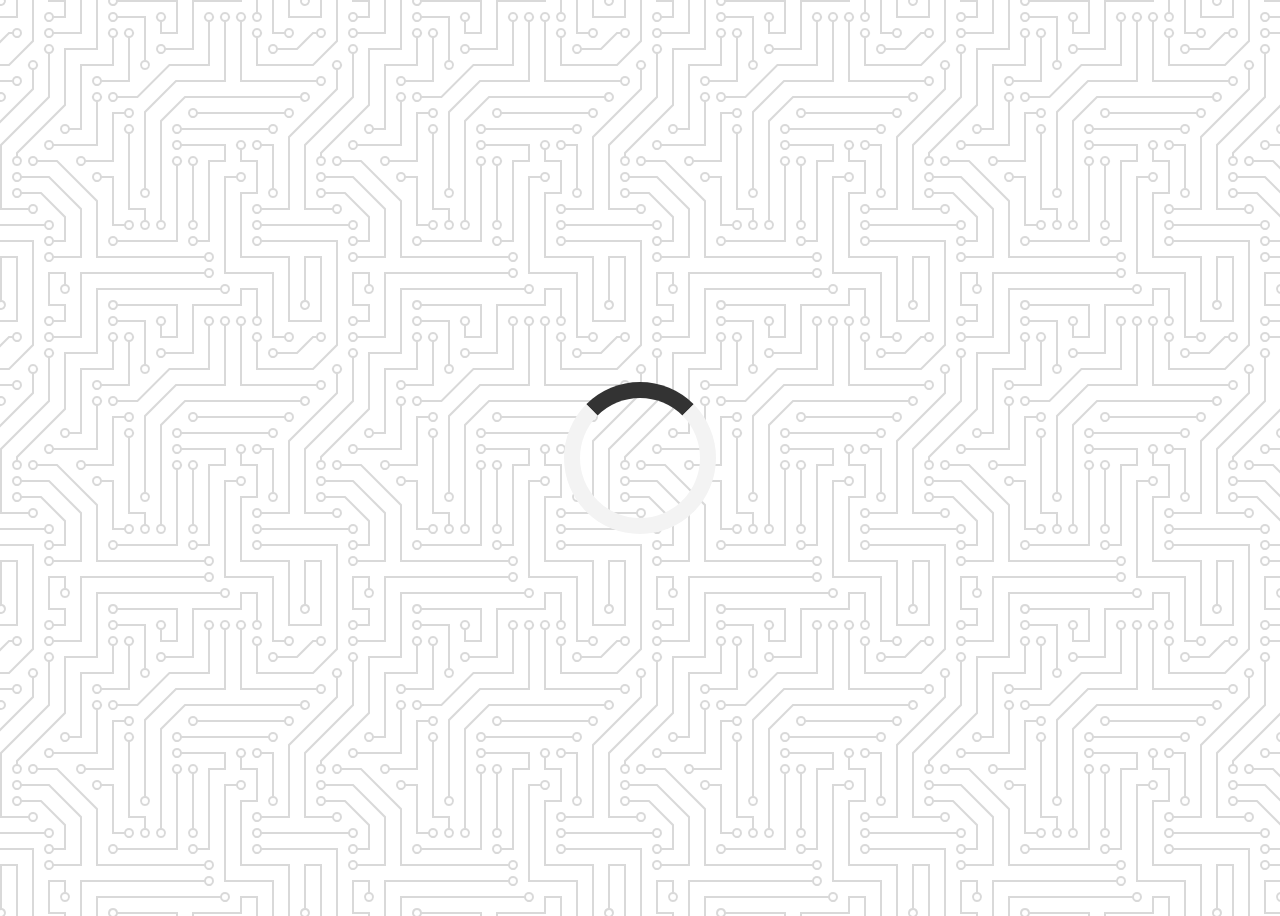
<file: 1. Quote Generator/index.html>
<!DOCTYPE html>
<html lang="en">
  <head>
    <meta charset="UTF-8" />
    <meta http-equiv="X-UA-Compatible" content="IE=edge" />
    <meta name="viewport" content="width=device-width, initial-scale=1.0" />
    <title>Quote Generator</title>

    <!-- Bootstrap Links -->
    <link
      rel="stylesheet"
      href="https://cdn.jsdelivr.net/npm/bootstrap@4.6.1/dist/css/bootstrap.min.css"
      integrity="sha384-zCbKRCUGaJDkqS1kPbPd7TveP5iyJE0EjAuZQTgFLD2ylzuqKfdKlfG/eSrtxUkn"
      crossorigin="anonymous"
    />
    <script
      src="https://cdn.jsdelivr.net/npm/jquery@3.5.1/dist/jquery.slim.min.js"
      integrity="sha384-DfXdz2htPH0lsSSs5nCTpuj/zy4C+OGpamoFVy38MVBnE+IbbVYUew+OrCXaRkfj"
      crossorigin="anonymous"
    ></script>
    <script
      src="https://cdn.jsdelivr.net/npm/bootstrap@4.6.1/dist/js/bootstrap.bundle.min.js"
      integrity="sha384-fQybjgWLrvvRgtW6bFlB7jaZrFsaBXjsOMm/tB9LTS58ONXgqbR9W8oWht/amnpF"
      crossorigin="anonymous"
    ></script>
    <link
      rel="stylesheet"
      href="https://cdn.jsdelivr.net/npm/bootstrap-icons@1.8.0/font/bootstrap-icons.css"
    />

    <!-- My CSS -->
    <link rel="stylesheet" href="./css/stylesheet.css" />
  </head>
  <body>
    <div class="quote-container" id="quote-container">
      <div id="quote-text" class="quote-text">
        <i class="bi bi-quote"></i>
        <span id="quote"></span>
      </div>
      <div id="quote-author" class="quote-author">
        <span id="author"></span>
      </div>
      <div id="quote-buttons" class="quote-buttons">
        <button id="twitter-button" onclick="tweetQuote()">
          <i class="bi bi-twitter"></i>
        </button>
        <button id="new-quote-button" onclick="newQuote()">New Quote</button>
      </div>
    </div>

    <!-- Loader -->

    <div class="loader" id="loader"></div>

    <!-- My Script -->

    <script src="quote.js"></script>
  </body>
</html>
</file>
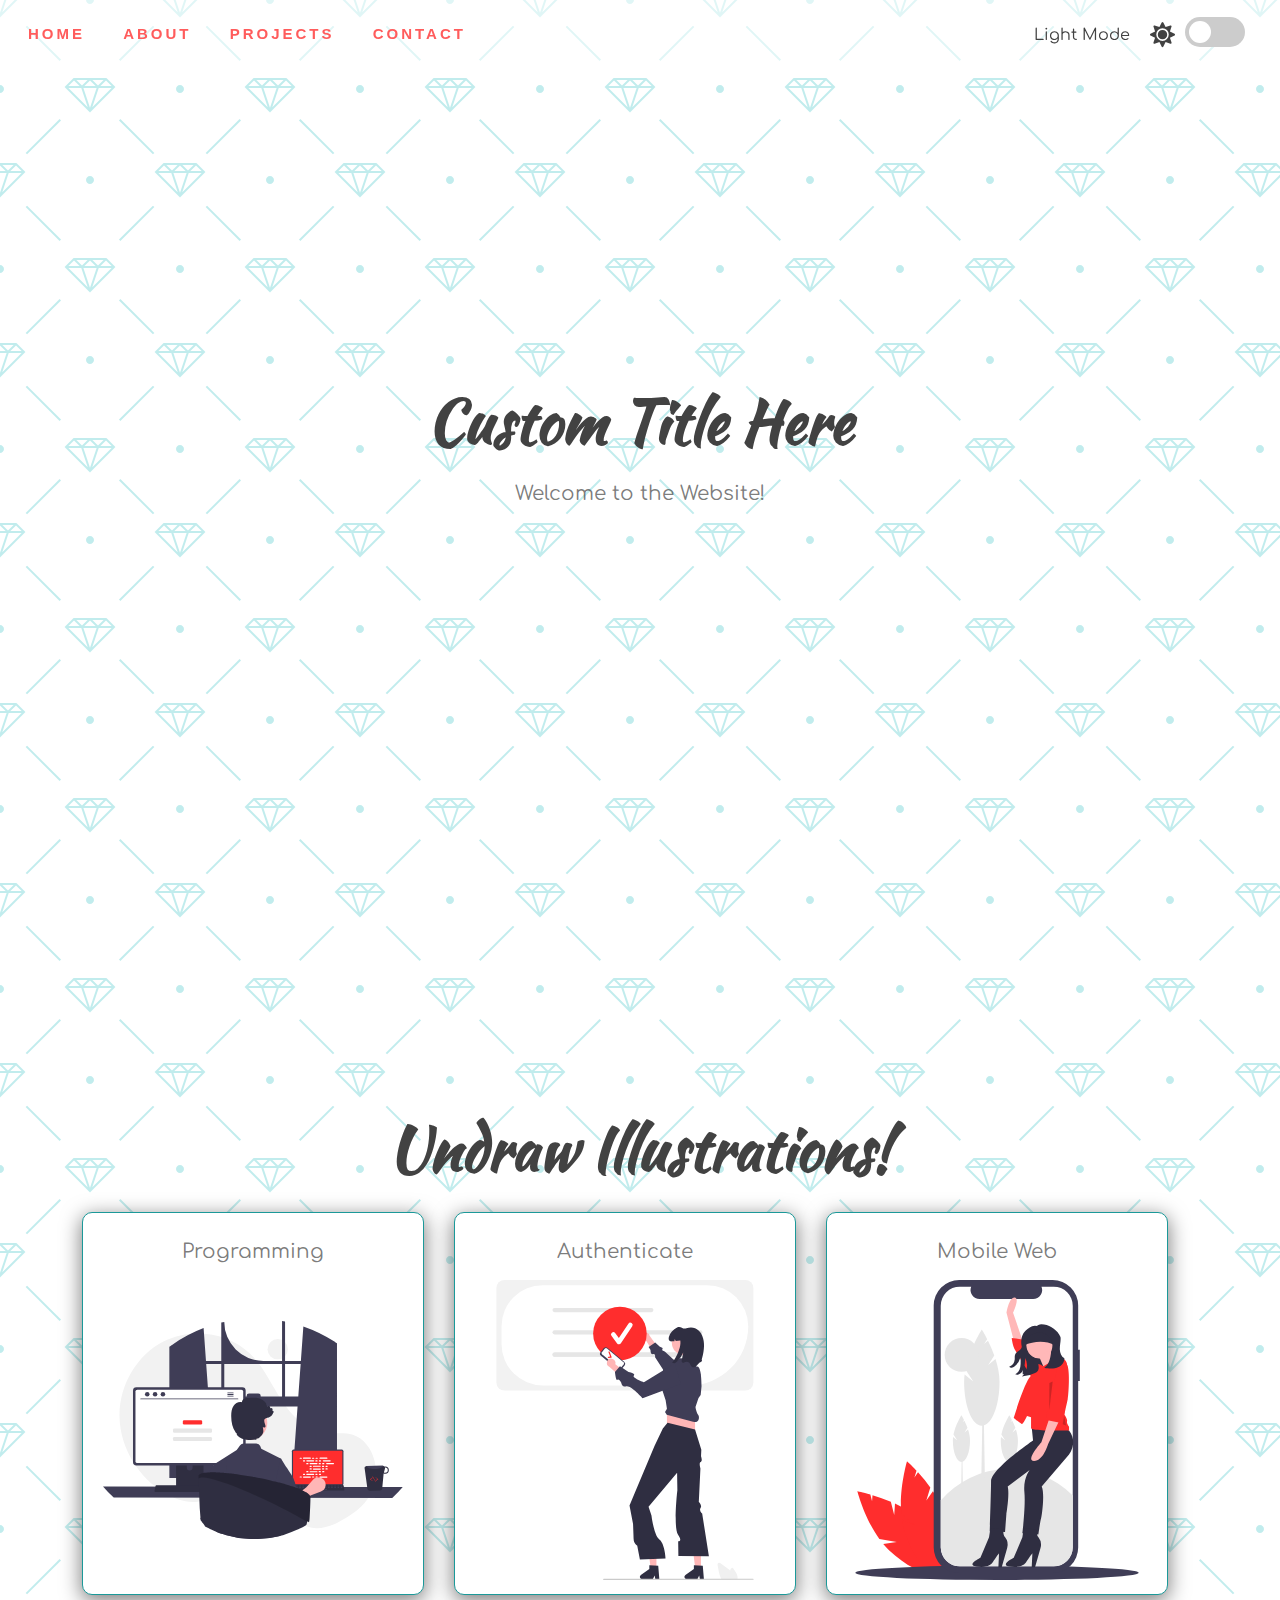
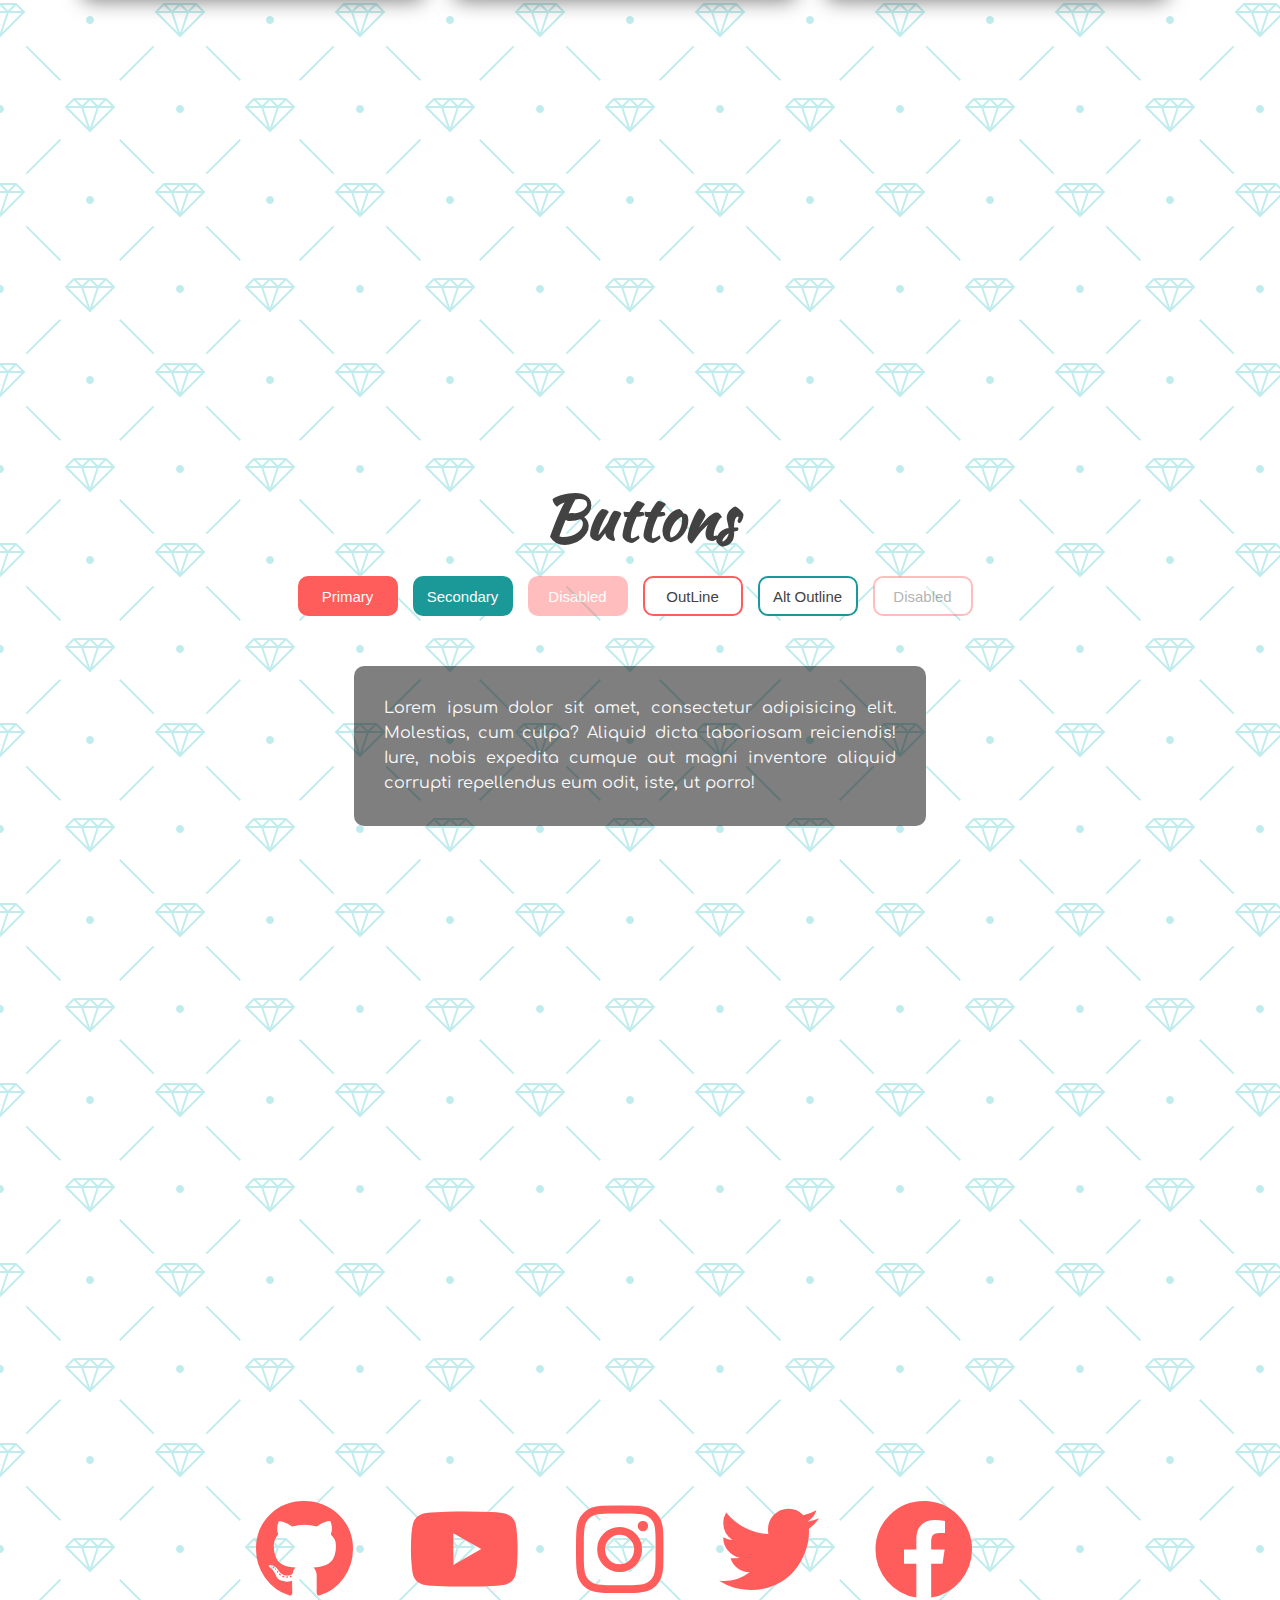
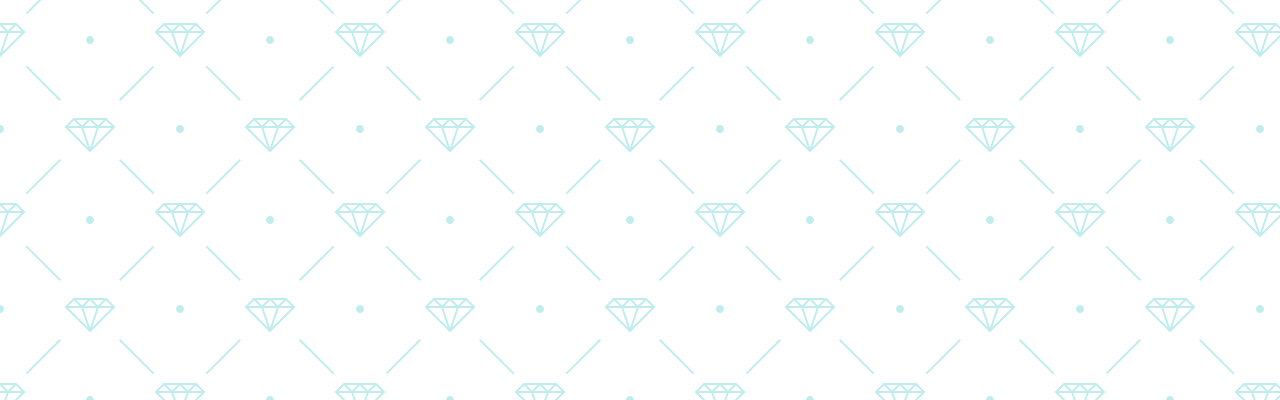
<file: 5. Light and Dark Mode/My try/index.html>
<!DOCTYPE html>
<html lang="en">
  <head>
    <meta charset="UTF-8" />
    <meta http-equiv="X-UA-Compatible" content="IE=edge" />
    <meta name="viewport" content="width=device-width, initial-scale=1.0" />
    <title>Light and Dark Mode</title>

    <!-- font-awesome -->
    <link
      rel="stylesheet"
      href="https://cdnjs.cloudflare.com/ajax/libs/font-awesome/5.10.2/css/all.min.css"
    />

    <!-- my css -->
    <link rel="stylesheet" href="style.css" />
  </head>
  <body>
    <!-- Dark and Light mode Toggle -->
    <div class="theme-switch-wrapper">
      <span id="toggle-icon">
        <span class="toggle-text">Light Mode</span>
        <i class="fas fa-sun"></i>
      </span>
      <label class="theme-switch">
        <input type="checkbox" />
        <div class="slider round"></div>
      </label>
    </div>
    <!-- Navigation -->
    <nav id="nav">
      <a href="#home">HOME</a>
      <a href="#about">ABOUT</a>
      <a href="#projects">PROJECTS</a>
      <a href="#contact">CONTACT</a>
    </nav>
    <!-- Home Section -->
    <section id="home">
      <div class="title-group">
        <h1>Custom Title Here</h1>
        <h2>Welcome to the Website!</h2>
      </div>
    </section>

    <!-- About Section -->
    <section id="about">
      <h1>Undraw Illustrations!</h1>
      <div class="about-container">
        <div class="image-container">
          <h2>Programming</h2>
          <img
            src="./imgs/undraw_programming_re_kg9v_light.svg"
            alt="Programming"
            id="image1"
          />
        </div>
        <div class="image-container">
          <h2>Authenticate</h2>
          <img
            src="./imgs/undraw_authentication_re_svpt_light.svg"
            alt="Authenticate"
            id="image2"
          />
        </div>
        <div class="image-container">
          <h2>Mobile Web</h2>
          <img
            src="./imgs/undraw_mobile_web_-2-g8b_light.svg"
            alt="Mobile Web"
            id="image3"
          />
        </div>
      </div>
    </section>

    <!-- Projects Section -->
    <section id="projects">
      <h1>Buttons</h1>
      <div class="buttons">
        <button class="primary">Primary</button>
        <button class="secondary">Secondary</button>
        <button class="primary" disabled>Disabled</button>
        <button class="outline">OutLine</button>
        <button class="secondary outline">Alt Outline</button>
        <button class="outline" disabled>Disabled</button>
      </div>
      <div class="text-box" id="text-box">
        <p>
          Lorem ipsum dolor sit amet, consectetur adipisicing elit. Molestias,
          cum culpa? Aliquid dicta laboriosam reiciendis! Iure, nobis expedita
          cumque aut magni inventore aliquid corrupti repellendus eum odit,
          iste, ut porro!
        </p>
      </div>
    </section>

    <!-- Contact Section -->
    <section id="contact">
      <div class="social-icons">
        <i class="fab fa-github"></i>
        <i class="fab fa-youtube"></i>
        <i class="fab fa-instagram"></i>
        <i class="fab fa-twitter"></i>
        <i class="fab fa-facebook"></i>
      </div>
    </section>

    <!-- script -->
    <script src="script.js"></script>
  </body>
</html>
</file>
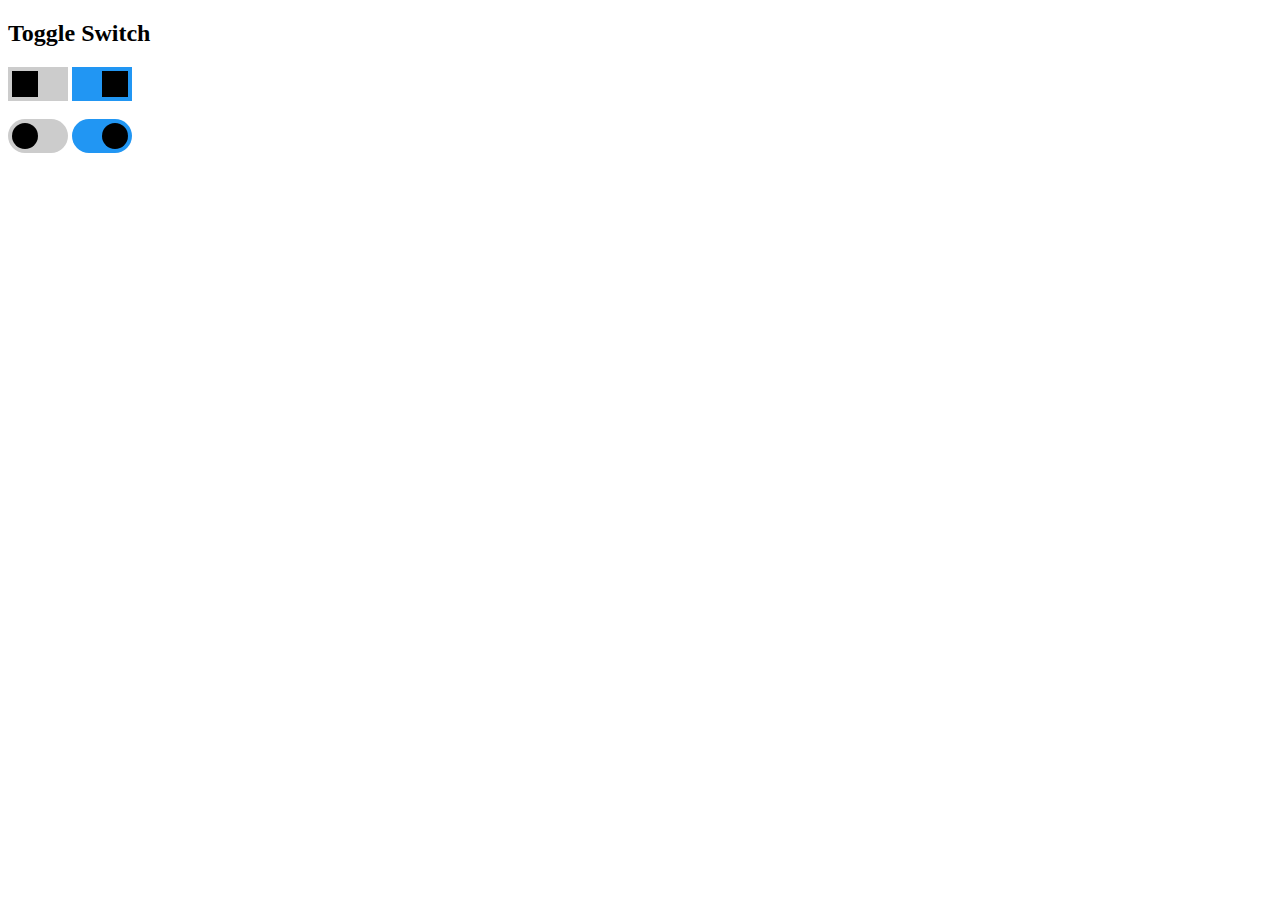
<file: 5. Light and Dark Mode/My try/toggle.html>
<!DOCTYPE html>
<html>
  <head>
    <meta name="viewport" content="width=device-width, initial-scale=1" />
    <style>
      .switch {
        position: relative;
        display: inline-block;
        width: 60px;
        height: 34px;
      }

      .switch input {
        opacity: 100;
        width: 0;
        height: 0;
      }

      .slider {
        position: absolute;
        cursor: pointer;
        top: 0;
        left: 0;
        right: 0;
        bottom: 0;
        background-color: #ccc;
        -webkit-transition: 0.2s;
        transition: 0.2s;
      }

      .slider:before {
        position: absolute;
        content: "";
        height: 26px;
        width: 26px;
        left: 4px;
        bottom: 4px;
        background-color: black;
        -webkit-transition: 0.2s;
        transition: 0.2s;
      }

      input:checked + .slider {
        background-color: #2196f3;
      }

      input:focus + .slider {
        box-shadow: 0 0 1px #2196f3;
      }

      input:checked + .slider:before {
        -webkit-transform: translateX(26px);
        -ms-transform: translateX(26px);
        transform: translateX(26px);
      }

      /* Rounded sliders */
      .slider.round {
        border-radius: 34px;
      }

      .slider.round:before {
        border-radius: 50%;
      }
    </style>
  </head>
  <body>
    <h2>Toggle Switch</h2>

    <label class="switch">
      <input type="checkbox" />
      <span class="slider"></span>
    </label>

    <label class="switch">
      <input type="checkbox" checked />
      <span class="slider"></span> </label
    ><br /><br />

    <label class="switch">
      <input type="checkbox" />
      <span class="slider round"></span>
    </label>

    <label class="switch">
      <input type="checkbox" checked />
      <span class="slider round"></span>
    </label>
  </body>
</html>
</file>
<file: 1. Quote Generator/css/stylesheet.css>
@import url("https://fonts.googleapis.com/css2?family=Montserrat&display=swap");
body {
  min-height: 100vh;
  background-color: #ffffff;
  background-image: url("data:image/svg+xml,%3Csvg xmlns='http://www.w3.org/2000/svg' viewBox='0 0 304 304' width='304' height='304'%3E%3Cpath fill='%23000000' fill-opacity='0.15' d='M44.1 224a5 5 0 1 1 0 2H0v-2h44.1zm160 48a5 5 0 1 1 0 2H82v-2h122.1zm57.8-46a5 5 0 1 1 0-2H304v2h-42.1zm0 16a5 5 0 1 1 0-2H304v2h-42.1zm6.2-114a5 5 0 1 1 0 2h-86.2a5 5 0 1 1 0-2h86.2zm-256-48a5 5 0 1 1 0 2H0v-2h12.1zm185.8 34a5 5 0 1 1 0-2h86.2a5 5 0 1 1 0 2h-86.2zM258 12.1a5 5 0 1 1-2 0V0h2v12.1zm-64 208a5 5 0 1 1-2 0v-54.2a5 5 0 1 1 2 0v54.2zm48-198.2V80h62v2h-64V21.9a5 5 0 1 1 2 0zm16 16V64h46v2h-48V37.9a5 5 0 1 1 2 0zm-128 96V208h16v12.1a5 5 0 1 1-2 0V210h-16v-76.1a5 5 0 1 1 2 0zm-5.9-21.9a5 5 0 1 1 0 2H114v48H85.9a5 5 0 1 1 0-2H112v-48h12.1zm-6.2 130a5 5 0 1 1 0-2H176v-74.1a5 5 0 1 1 2 0V242h-60.1zm-16-64a5 5 0 1 1 0-2H114v48h10.1a5 5 0 1 1 0 2H112v-48h-10.1zM66 284.1a5 5 0 1 1-2 0V274H50v30h-2v-32h18v12.1zM236.1 176a5 5 0 1 1 0 2H226v94h48v32h-2v-30h-48v-98h12.1zm25.8-30a5 5 0 1 1 0-2H274v44.1a5 5 0 1 1-2 0V146h-10.1zm-64 96a5 5 0 1 1 0-2H208v-80h16v-14h-42.1a5 5 0 1 1 0-2H226v18h-16v80h-12.1zm86.2-210a5 5 0 1 1 0 2H272V0h2v32h10.1zM98 101.9V146H53.9a5 5 0 1 1 0-2H96v-42.1a5 5 0 1 1 2 0zM53.9 34a5 5 0 1 1 0-2H80V0h2v34H53.9zm60.1 3.9V66H82v64H69.9a5 5 0 1 1 0-2H80V64h32V37.9a5 5 0 1 1 2 0zM101.9 82a5 5 0 1 1 0-2H128V37.9a5 5 0 1 1 2 0V82h-28.1zm16-64a5 5 0 1 1 0-2H146v44.1a5 5 0 1 1-2 0V18h-26.1zm102.2 270a5 5 0 1 1 0 2H98v14h-2v-16h124.1zM242 149.9V160h16v34h-16v62h48v48h-2v-46h-48v-66h16v-30h-16v-12.1a5 5 0 1 1 2 0zM53.9 18a5 5 0 1 1 0-2H64V2H48V0h18v18H53.9zm112 32a5 5 0 1 1 0-2H192V0h50v2h-48v48h-28.1zm-48-48a5 5 0 0 1-9.8-2h2.07a3 3 0 1 0 5.66 0H178v34h-18V21.9a5 5 0 1 1 2 0V32h14V2h-58.1zm0 96a5 5 0 1 1 0-2H137l32-32h39V21.9a5 5 0 1 1 2 0V66h-40.17l-32 32H117.9zm28.1 90.1a5 5 0 1 1-2 0v-76.51L175.59 80H224V21.9a5 5 0 1 1 2 0V82h-49.59L146 112.41v75.69zm16 32a5 5 0 1 1-2 0v-99.51L184.59 96H300.1a5 5 0 0 1 3.9-3.9v2.07a3 3 0 0 0 0 5.66v2.07a5 5 0 0 1-3.9-3.9H185.41L162 121.41v98.69zm-144-64a5 5 0 1 1-2 0v-3.51l48-48V48h32V0h2v50H66v55.41l-48 48v2.69zM50 53.9v43.51l-48 48V208h26.1a5 5 0 1 1 0 2H0v-65.41l48-48V53.9a5 5 0 1 1 2 0zm-16 16V89.41l-34 34v-2.82l32-32V69.9a5 5 0 1 1 2 0zM12.1 32a5 5 0 1 1 0 2H9.41L0 43.41V40.6L8.59 32h3.51zm265.8 18a5 5 0 1 1 0-2h18.69l7.41-7.41v2.82L297.41 50H277.9zm-16 160a5 5 0 1 1 0-2H288v-71.41l16-16v2.82l-14 14V210h-28.1zm-208 32a5 5 0 1 1 0-2H64v-22.59L40.59 194H21.9a5 5 0 1 1 0-2H41.41L66 216.59V242H53.9zm150.2 14a5 5 0 1 1 0 2H96v-56.6L56.6 162H37.9a5 5 0 1 1 0-2h19.5L98 200.6V256h106.1zm-150.2 2a5 5 0 1 1 0-2H80v-46.59L48.59 178H21.9a5 5 0 1 1 0-2H49.41L82 208.59V258H53.9zM34 39.8v1.61L9.41 66H0v-2h8.59L32 40.59V0h2v39.8zM2 300.1a5 5 0 0 1 3.9 3.9H3.83A3 3 0 0 0 0 302.17V256h18v48h-2v-46H2v42.1zM34 241v63h-2v-62H0v-2h34v1zM17 18H0v-2h16V0h2v18h-1zm273-2h14v2h-16V0h2v16zm-32 273v15h-2v-14h-14v14h-2v-16h18v1zM0 92.1A5.02 5.02 0 0 1 6 97a5 5 0 0 1-6 4.9v-2.07a3 3 0 1 0 0-5.66V92.1zM80 272h2v32h-2v-32zm37.9 32h-2.07a3 3 0 0 0-5.66 0h-2.07a5 5 0 0 1 9.8 0zM5.9 0A5.02 5.02 0 0 1 0 5.9V3.83A3 3 0 0 0 3.83 0H5.9zm294.2 0h2.07A3 3 0 0 0 304 3.83V5.9a5 5 0 0 1-3.9-5.9zm3.9 300.1v2.07a3 3 0 0 0-1.83 1.83h-2.07a5 5 0 0 1 3.9-3.9zM97 100a3 3 0 1 0 0-6 3 3 0 0 0 0 6zm0-16a3 3 0 1 0 0-6 3 3 0 0 0 0 6zm16 16a3 3 0 1 0 0-6 3 3 0 0 0 0 6zm16 16a3 3 0 1 0 0-6 3 3 0 0 0 0 6zm0 16a3 3 0 1 0 0-6 3 3 0 0 0 0 6zm-48 32a3 3 0 1 0 0-6 3 3 0 0 0 0 6zm16 16a3 3 0 1 0 0-6 3 3 0 0 0 0 6zm32 48a3 3 0 1 0 0-6 3 3 0 0 0 0 6zm-16 16a3 3 0 1 0 0-6 3 3 0 0 0 0 6zm32-16a3 3 0 1 0 0-6 3 3 0 0 0 0 6zm0-32a3 3 0 1 0 0-6 3 3 0 0 0 0 6zm16 32a3 3 0 1 0 0-6 3 3 0 0 0 0 6zm32 16a3 3 0 1 0 0-6 3 3 0 0 0 0 6zm0-16a3 3 0 1 0 0-6 3 3 0 0 0 0 6zm-16-64a3 3 0 1 0 0-6 3 3 0 0 0 0 6zm16 0a3 3 0 1 0 0-6 3 3 0 0 0 0 6zm16 96a3 3 0 1 0 0-6 3 3 0 0 0 0 6zm0 16a3 3 0 1 0 0-6 3 3 0 0 0 0 6zm16 16a3 3 0 1 0 0-6 3 3 0 0 0 0 6zm16-144a3 3 0 1 0 0-6 3 3 0 0 0 0 6zm0 32a3 3 0 1 0 0-6 3 3 0 0 0 0 6zm16-32a3 3 0 1 0 0-6 3 3 0 0 0 0 6zm16-16a3 3 0 1 0 0-6 3 3 0 0 0 0 6zm-96 0a3 3 0 1 0 0-6 3 3 0 0 0 0 6zm0 16a3 3 0 1 0 0-6 3 3 0 0 0 0 6zm16-32a3 3 0 1 0 0-6 3 3 0 0 0 0 6zm96 0a3 3 0 1 0 0-6 3 3 0 0 0 0 6zm-16-64a3 3 0 1 0 0-6 3 3 0 0 0 0 6zm16-16a3 3 0 1 0 0-6 3 3 0 0 0 0 6zm-32 0a3 3 0 1 0 0-6 3 3 0 0 0 0 6zm0-16a3 3 0 1 0 0-6 3 3 0 0 0 0 6zm-16 0a3 3 0 1 0 0-6 3 3 0 0 0 0 6zm-16 0a3 3 0 1 0 0-6 3 3 0 0 0 0 6zm-16 0a3 3 0 1 0 0-6 3 3 0 0 0 0 6zM49 36a3 3 0 1 0 0-6 3 3 0 0 0 0 6zm-32 0a3 3 0 1 0 0-6 3 3 0 0 0 0 6zm32 16a3 3 0 1 0 0-6 3 3 0 0 0 0 6zM33 68a3 3 0 1 0 0-6 3 3 0 0 0 0 6zm16-48a3 3 0 1 0 0-6 3 3 0 0 0 0 6zm0 240a3 3 0 1 0 0-6 3 3 0 0 0 0 6zm16 32a3 3 0 1 0 0-6 3 3 0 0 0 0 6zm-16-64a3 3 0 1 0 0-6 3 3 0 0 0 0 6zm0 16a3 3 0 1 0 0-6 3 3 0 0 0 0 6zm-16-32a3 3 0 1 0 0-6 3 3 0 0 0 0 6zm80-176a3 3 0 1 0 0-6 3 3 0 0 0 0 6zm16 0a3 3 0 1 0 0-6 3 3 0 0 0 0 6zm-16-16a3 3 0 1 0 0-6 3 3 0 0 0 0 6zm32 48a3 3 0 1 0 0-6 3 3 0 0 0 0 6zm16-16a3 3 0 1 0 0-6 3 3 0 0 0 0 6zm0-32a3 3 0 1 0 0-6 3 3 0 0 0 0 6zm112 176a3 3 0 1 0 0-6 3 3 0 0 0 0 6zm-16 16a3 3 0 1 0 0-6 3 3 0 0 0 0 6zm0 16a3 3 0 1 0 0-6 3 3 0 0 0 0 6zm0 16a3 3 0 1 0 0-6 3 3 0 0 0 0 6zM17 180a3 3 0 1 0 0-6 3 3 0 0 0 0 6zm0 16a3 3 0 1 0 0-6 3 3 0 0 0 0 6zm0-32a3 3 0 1 0 0-6 3 3 0 0 0 0 6zm16 0a3 3 0 1 0 0-6 3 3 0 0 0 0 6zM17 84a3 3 0 1 0 0-6 3 3 0 0 0 0 6zm32 64a3 3 0 1 0 0-6 3 3 0 0 0 0 6zm16-16a3 3 0 1 0 0-6 3 3 0 0 0 0 6z'%3E%3C/path%3E%3C/svg%3E");
  display: -webkit-box;
  display: -ms-flexbox;
  display: flex;
  -webkit-box-align: center;
      -ms-flex-align: center;
          align-items: center;
  -webkit-box-pack: center;
      -ms-flex-pack: center;
          justify-content: center;
  color: #000;
  font-family: Montserrat, sans-serif;
  font-weight: 700;
  text-align: center;
}

.quote-container {
  width: auto;
  max-width: 900px;
  padding: 20px 30px;
  background-color: rgba(255, 255, 255, 0.6);
  border-radius: 10px;
  -webkit-box-shadow: 0 10px 10px 10px rgba(0, 0, 0, 0.2);
          box-shadow: 0 10px 10px 10px rgba(0, 0, 0, 0.2);
}

.quote-text {
  font-size: 2.75rem;
}

.bi-quote {
  font-size: 4rem;
}

.long-quote {
  font-size: 2rem;
}

.quote-author {
  font-size: 2rem;
  margin-top: 10px;
  font-style: italic;
  font-weight: 400;
}

.quote-buttons {
  margin-top: 15px;
  display: -webkit-box;
  display: -ms-flexbox;
  display: flex;
  -webkit-box-pack: justify;
      -ms-flex-pack: justify;
          justify-content: space-between;
}

button {
  cursor: pointer;
  font-size: 1.2rem;
  border: none;
  border-radius: 10px;
  min-height: 2.5rem;
  color: #ffffff;
  background-color: #333;
  padding: 0.4rem 1.5rem;
  -webkit-box-shadow: 0 0.3rem rgba(121, 121, 121, 0.6);
          box-shadow: 0 0.3rem rgba(121, 121, 121, 0.6);
}

button:hover {
  -webkit-filter: brightness(110%);
          filter: brightness(110%);
}

button:active {
  -webkit-transform: translate(0, 0.3rem);
          transform: translate(0, 0.3rem);
  -webkit-box-shadow: 0 0.1rem rgba(255, 255, 255, 0.6);
          box-shadow: 0 0.1rem rgba(255, 255, 255, 0.6);
}

#twitter-button:hover {
  color: #38a1f3;
}

.bi-twitter {
  font-size: 1.5rem;
}

.loader {
  border: 16px solid #f3f3f3;
  /* Light grey */
  border-top: 16px solid #333;
  /* Grey */
  border-radius: 50%;
  width: 120px;
  height: 120px;
  -webkit-animation: spin 2s linear infinite;
          animation: spin 2s linear infinite;
}

@-webkit-keyframes spin {
  0% {
    -webkit-transform: rotate(0deg);
            transform: rotate(0deg);
  }
  100% {
    -webkit-transform: rotate(360deg);
            transform: rotate(360deg);
  }
}

@keyframes spin {
  0% {
    -webkit-transform: rotate(0deg);
            transform: rotate(0deg);
  }
  100% {
    -webkit-transform: rotate(360deg);
            transform: rotate(360deg);
  }
}

@media screen and (max-width: 1000px) {
  .quote-container {
    margin: auto 10px;
  }
  .quote-text {
    font-size: 2.5rem;
  }
  .quote-author {
    font-size: 1.75rem;
  }
}
/*# sourceMappingURL=stylesheet.css.map */
</file>
<file: 5. Light and Dark Mode/My try/style.css>
/* import fonts */
@import url("https://fonts.googleapis.com/css2?family=Comfortaa&family=Kaushan+Script&family=Oswald&display=swap");

:root {
  --primary-color: rgb(255, 92, 92);
  --primary-variant: #ff2d2d;
  --secondary-color: #1b9999;
  --on-primary: rgb(250, 250, 250);
  --on-background: rgb(66, 66, 66);
  --on-background-alt: rgba(66, 66, 66, 0.7);
  --background: rgb(255, 255, 255);
  --box-shadow: 0 5px 20px 1px rgba(0, 0, 0, 0.5);
}
[data-theme="dark"] {
  --primary-color: rgb(150, 65, 255);
  --primary-variant: #6c63ff;
  --secondary-color: #03dac5;
  --on-primary: #000;
  --on-background: rgba(255, 255, 255, 0.9);
  --on-background-alt: rgba(255, 255, 255, 0.7);
  --background: #121212;
}

html {
  box-sizing: border-box;
  scroll-behavior: smooth;
}
body {
  margin: 0;
  font-family: Comfortaa, sans-serif;
  color: var(--on-background);
  /* background-color: red; */
  background-color: var(--background);
  background-image: url("data:image/svg+xml,%3Csvg width='180' height='180' viewBox='0 0 180 180' xmlns='http://www.w3.org/2000/svg'%3E%3Cpath d='M81.28 88H68.413l19.298 19.298L81.28 88zm2.107 0h13.226L90 107.838 83.387 88zm15.334 0h12.866l-19.298 19.298L98.72 88zm-32.927-2.207L73.586 78h32.827l.5.5 7.294 7.293L115.414 87l-24.707 24.707-.707.707L64.586 87l1.207-1.207zm2.62.207L74 80.414 79.586 86H68.414zm16 0L90 80.414 95.586 86H84.414zm16 0L106 80.414 111.586 86h-11.172zm-8-6h11.173L98 85.586 92.414 80zM82 85.586L87.586 80H76.414L82 85.586zM17.414 0L.707 16.707 0 17.414V0h17.414zM4.28 0L0 12.838V0h4.28zm10.306 0L2.288 12.298 6.388 0h8.198zM180 17.414L162.586 0H180v17.414zM165.414 0l12.298 12.298L173.612 0h-8.198zM180 12.838L175.72 0H180v12.838zM0 163h16.413l.5.5 7.294 7.293L25.414 172l-8 8H0v-17zm0 10h6.613l-2.334 7H0v-7zm14.586 7l7-7H8.72l-2.333 7h8.2zM0 165.414L5.586 171H0v-5.586zM10.414 171L16 165.414 21.586 171H10.414zm-8-6h11.172L8 170.586 2.414 165zM180 163h-16.413l-7.794 7.793-1.207 1.207 8 8H180v-17zm-14.586 17l-7-7h12.865l2.333 7h-8.2zM180 173h-6.613l2.334 7H180v-7zm-21.586-2l5.586-5.586 5.586 5.586h-11.172zM180 165.414L174.414 171H180v-5.586zm-8 5.172l5.586-5.586h-11.172l5.586 5.586zM152.933 25.653l1.414 1.414-33.94 33.942-1.416-1.416 33.943-33.94zm1.414 127.28l-1.414 1.414-33.942-33.94 1.416-1.416 33.94 33.943zm-127.28 1.414l-1.414-1.414 33.94-33.942 1.416 1.416-33.943 33.94zm-1.414-127.28l1.414-1.414 33.942 33.94-1.416 1.416-33.94-33.943zM0 85c2.21 0 4 1.79 4 4s-1.79 4-4 4v-8zm180 0c-2.21 0-4 1.79-4 4s1.79 4 4 4v-8zM94 0c0 2.21-1.79 4-4 4s-4-1.79-4-4h8zm0 180c0-2.21-1.79-4-4-4s-4 1.79-4 4h8z' fill='%2332c2c4' fill-opacity='0.3' fill-rule='evenodd'/%3E%3C/svg%3E");
}

section {
  min-height: 100vh;
  display: flex;
  /* text-align: center; */
  justify-content: center;
  align-items: center;
  flex-direction: column;
}

h1 {
  font-family: Kaushan Script, sans-serif;
  font-size: 60px;
  margin: 0;
}
h2 {
  color: var(--on-background-alt);
  font-size: 20px;
  font-weight: normal;
}

/* navigation */
nav {
  z-index: 10;
  position: fixed;
  font-family: Ostwald, sans-serif;
  font-size: 15px;
  letter-spacing: 3px;
  padding: 25px;
  width: 100vw;
  background: rgb(255 255 255 / 50%);
}

a {
  margin-right: 25px;
  text-decoration: none;
  color: var(--primary-color);
  border: 3px solid transparent;
  font-weight: bold;
}

a:hover,
a:focus {
  /* text-decoration: underline; */
  color: var(--on-background);
  border-bottom: 3px solid;
}

/* title group */
.title-group {
  text-align: center;
}

/* about-section */
.about-container {
  display: flex;
}
.image-container {
  text-align: center;
  width: auto;
  margin-top: 20px;
  margin-right: 30px;
  padding: 10px 20px;
  border: 1px solid var(--secondary-color);
  border-radius: 10px;
  box-shadow: var(--box-shadow);
  background: var(--background);
}
img {
  height: 300px;
  width: 300px;
}

/* buttons section */
.buttons {
  margin-top: 15px;
  margin-bottom: 50px;
}
button {
  min-width: 100px;
  height: 40px;
  cursor: pointer;
  outline: none;
  margin-right: 10px;
  font-size: 15px;
  border: 2px solid var(--primary-color);
  border-radius: 10px;
}
button:disabled {
  opacity: 0.4;
  cursor: default;
}

/* every button except outline */
button:hover:not(.outline) {
  filter: brightness(110%);
}

/* button classes */
.primary {
  background-color: var(--primary-color);
  color: var(--on-primary);
}
.secondary {
  border: 2px solid var(--secondary-color);
}

/* outline hover classes */
.secondary,
.secondary:hover,
.outline.secondary:hover {
  background-color: var(--secondary-color);
  color: var(--on-primary);
}
.outline {
  background-color: var(--background);
  color: var(--on-background);
}
.outline:hover {
  background-color: var(--primary-color);
  color: var(--on-primary);
}

/* text-box */
.text-box {
  width: 40%;
  background: rgba(0, 0, 0, 0.5);
  text-align: justify;
  border-radius: 10px;
  color: var(--on-primary);
  padding: 30px;
}
p {
  margin: 0;
  line-height: 25px;
}
.fab {
  font-size: 100px;
  margin-right: 50px;
  cursor: pointer;
  color: var(--primary-color);
}
.fab:hover {
  color: var(--on-background);
}

/* Toggle switch */

.theme-switch-wrapper {
  display: flex;
  align-items: center;
  z-index: 100;
  position: fixed;
  right: 25px;
  top: 20px;
}
.theme-switch-wrapper span {
  margin-right: 10px;
  font-size: 1rem;
}
.toggle-text {
  position: relative;
  top: -4px;
  right: 5px;
  color: var(--on-background);
}
.theme-switch {
  position: relative;
  display: inline-block;
  top: -3px;
  right: 10px;
  height: 30px;
  width: 60px;
}
.theme-switch input {
  display: none;
}
.slider {
  position: absolute;
  cursor: pointer;
  top: 0;
  bottom: 0;
  left: 0;
  right: 0;
  background-color: #ccc;
  transition: 0.3s;
}
.slider::before {
  position: absolute;
  content: "";
  width: 22px;
  height: 22px;
  background-color: white;
  bottom: 4px;
  left: 4px;
  transition: 0.3s;
}
input:checked + .slider {
  /* background-color: yellow; */
  background: var(--primary-color);
}
input:checked + .slider::before {
  transform: translateX(28px);
}
.slider.round {
  border-radius: 30px;
}
.slider.round::before {
  border-radius: 50%;
}
.fas {
  font-size: 25px;
  margin-right: 10px;
}
</file>
